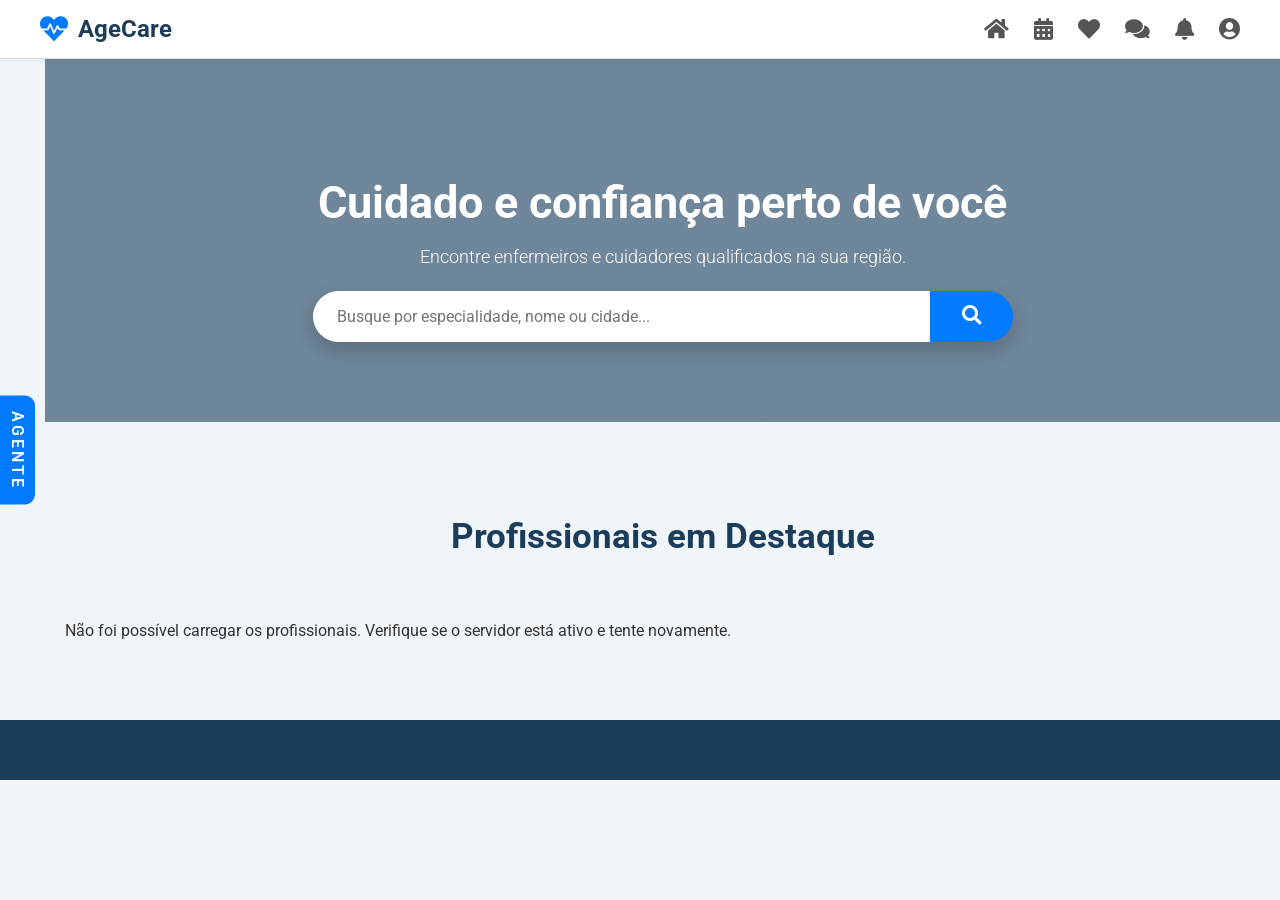
<file: Age_Care-main ATUALIZADO/Age_Care-main/src/main/resources/static/pages/index.html>
<!DOCTYPE html>
<html lang="pt-BR">
<head>
    <meta charset="UTF-8">
    <meta name="viewport" content="width=device-width, initial-scale=1.0">
    <title>AgeCare - Encontre Profissionais</title>
    <link rel="stylesheet" href="https://cdnjs.cloudflare.com/ajax/libs/font-awesome/5.15.4/css/all.min.css">
    <link href="https://fonts.googleapis.com/css2?family=Roboto:wght@400;500;700&display=swap" rel="stylesheet">
    <link rel="stylesheet" href="../assents/css/index.css">
</head>
<body>

<div class="agent-tab">AGENTE</div>

<header class="header">
    <div class="container header-content">
        <div class="logo-container">
            <i class="fas fa-heartbeat logo-icon"></i>
            <h1 class="logo-text">AgeCare</h1>
        </div>
        
        <nav class="nav">
            <ul>
                <li><a href="#" title="Início"><i class="fas fa-home"></i></a></li>
                <li><a href="./pages/Agendamento.html" title="Agendamentos"><i class="fas fa-calendar-alt"></i></a></li>
                <li><a href="#" title="Favoritos"><i class="fas fa-heart"></i></a></li>
                <li><a href="#" title="Mensagens"><i class="fas fa-comments"></i></a></li>
                <li><a href="#" title="Notificações"><i class="fas fa-bell"></i></a></li>
                <li class="profile-dropdown">
                    <button class="profile-btn" id="profileBtn">
                        <i class="fas fa-user-circle"></i>
                    </button>
                    <div class="dropdown-content" id="dropdownContent">
                        <a href="#"><i class="fas fa-user-edit"></i> Meu Perfil</a>
                        <a href="#"><i class="fas fa-cog"></i> Configurações</a>
                        <a href="#"><i class="fas fa-question-circle"></i> Ajuda & FAQ</a>
                        <div class="separator"></div>
                        <a href="#"><i class="fas fa-sign-out-alt"></i> Sair</a>
                    </div>
                </li>
            </ul>
        </nav>
    </div>
</header>

<main>
    <section class="search-hero">
        <div class="search-content">
            <h1>Cuidado e confiança perto de você</h1>
            <p>Encontre enfermeiros e cuidadores qualificados na sua região.</p>
            <div class="search-bar">
                <input type="text" id="searchInput" placeholder="Busque por especialidade, nome ou cidade...">
                <button type="submit"><i class="fas fa-search"></i></button>
            </div>
        </div>
    </section>

    <section class="listings-section">
        <h2 class="section-title">Profissionais em Destaque</h2>
        <div class="listings-grid" id="listingsGrid">
            <!-- Os cards dos profissionais serão inseridos aqui via JavaScript -->
        </div>
    </section>
</main>

<footer class="footer">
    <!-- Rodapé continua o mesmo -->
</footer>


<script src="../assents/js/index.js"></script>
</body>
</html>
</file>
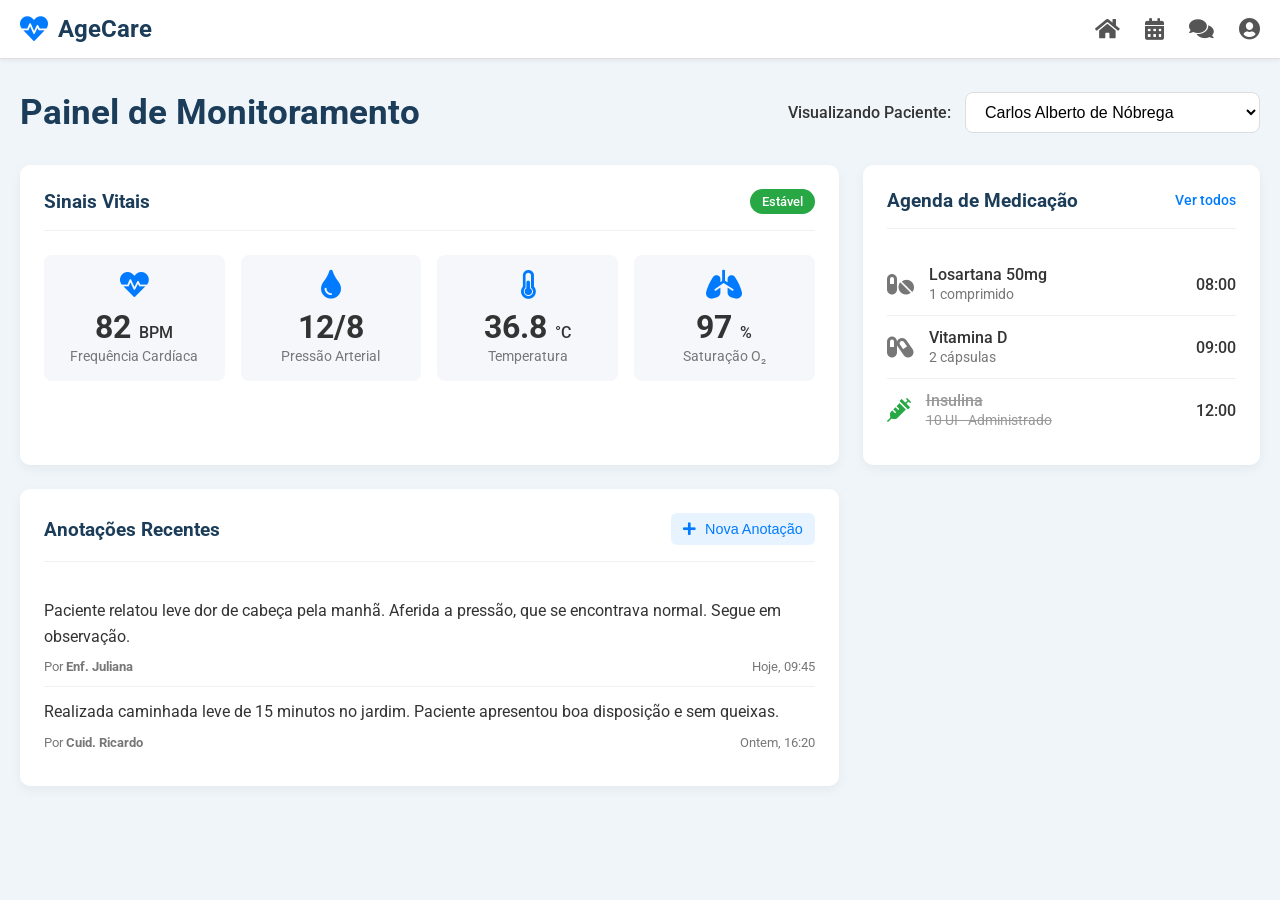
<file: Age_Care-main ATUALIZADO/Age_Care-main/src/main/resources/static/pages/Monitoramento.html>
<!DOCTYPE html>
<html lang="pt-BR">
<head>
  <meta charset="UTF-8">
  <meta name="viewport" content="width=device-width, initial-scale=1.0">
  <title>AgeCare - Monitoramento de Pacientes</title>
  <link rel="stylesheet" href="https://cdnjs.cloudflare.com/ajax/libs/font-awesome/5.15.4/css/all.min.css">
  <link href="https://fonts.googleapis.com/css2?family=Roboto:wght@400;500;700&display=swap" rel="stylesheet">
  <link rel="stylesheet" href="../assents/css/Monitoramento.css">
</head>
<body>

<header class="header">
  <div class="container header-content">
    <div class="logo-container">
      <i class="fas fa-heartbeat logo-icon"></i>
      <h1 class="logo-text">AgeCare</h1>
    </div>
    <nav class="nav">
      <ul>
        <li><a href="index.html" title="Início"><i class="fas fa-home"></i></a></li>
        <li><a href="Agendamento.html" title="Agendamentos"><i class="fas fa-calendar-alt"></i></a></li>
        <li><a href="chat.html" title="Mensagens"><i class="fas fa-comments"></i></a></li>
        <li><a href="#" title="Minha Conta"><i class="fas fa-user-circle"></i></a></li>
      </ul>
    </nav>
  </div>
</header>

<main class="dashboard-main">
  <div class="container">
    <div class="dashboard-header">
      <h1>Painel de Monitoramento</h1>
      <div class="patient-selector">
        <label for="patient-select">Visualizando Paciente:</label>
        <select id="patient-select">
          <option value="1" selected>Carlos Alberto de Nóbrega</option>
          <option value="2">Maria Joaquina de Amaral Pereira</option>
          <option value="3">José da Silva</option>
        </select>
      </div>
    </div>

    <div class="dashboard-grid">
      <div class="dashboard-card vitals-card">
        <div class="card-header">
          <h3>Sinais Vitais</h3>
          <span class="status-badge status-stable">Estável</span>
        </div>
        <div class="vitals-grid">
          <div class="vital-item">
            <i class="fas fa-heartbeat"></i>
            <span class="vital-value">82 <small>BPM</small></span>
            <span class="vital-label">Frequência Cardíaca</span>
          </div>
          <div class="vital-item">
            <i class="fas fa-tint"></i>
            <span class="vital-value">12/8</span>
            <span class="vital-label">Pressão Arterial</span>
          </div>
          <div class="vital-item">
            <i class="fas fa-thermometer-half"></i>
            <span class="vital-value">36.8 <small>°C</small></span>
            <span class="vital-label">Temperatura</span>
          </div>
          <div class="vital-item">
            <i class="fas fa-lungs"></i>
            <span class="vital-value">97 <small>%</small></span>
            <span class="vital-label">Saturação O₂</span>
          </div>
        </div>
      </div>

      <div class="dashboard-card">
        <div class="card-header">
          <h3>Agenda de Medicação</h3>
          <a href="#" class="view-all">Ver todos</a>
        </div>
        <ul class="medication-list">
          <li class="med-item">
            <div class="med-info">
              <i class="fas fa-pills"></i>
              <div>
                <span class="med-name">Losartana 50mg</span>
                <span class="med-dose">1 comprimido</span>
              </div>
            </div>
            <span class="med-time">08:00</span>
          </li>
          <li class="med-item">
            <div class="med-info">
              <i class="fas fa-capsules"></i>
              <div>
                <span class="med-name">Vitamina D</span>
                <span class="med-dose">2 cápsulas</span>
              </div>
            </div>
            <span class="med-time">09:00</span>
          </li>
          <li class="med-item completed">
            <div class="med-info">
              <i class="fas fa-syringe"></i>
              <div>
                <span class="med-name">Insulina</span>
                <span class="med-dose">10 UI - Administrado</span>
              </div>
            </div>
            <span class="med-time">12:00</span>
          </li>
        </ul>
      </div>

      <div class="dashboard-card notes-card">
        <div class="card-header">
          <h3>Anotações Recentes</h3>
          <button class="btn-add-note"><i class="fas fa-plus"></i> Nova Anotação</button>
        </div>
        <div class="notes-feed">
          <div class="note-item">
            <p class="note-content">Paciente relatou leve dor de cabeça pela manhã. Aferida a pressão, que se encontrava normal. Segue em observação.</p>
            <div class="note-meta">
              <span class="note-author">Por <strong>Enf. Juliana</strong></span>
              <span class="note-time">Hoje, 09:45</span>
            </div>
          </div>
          <div class="note-item">
            <p class="note-content">Realizada caminhada leve de 15 minutos no jardim. Paciente apresentou boa disposição e sem queixas.</p>
            <div class="note-meta">
              <span class="note-author">Por <strong>Cuid. Ricardo</strong></span>
              <span class="note-time">Ontem, 16:20</span>
            </div>
          </div>
        </div>
      </div>
    </div>
  </div>
</main>

</body>
</html>
</file>
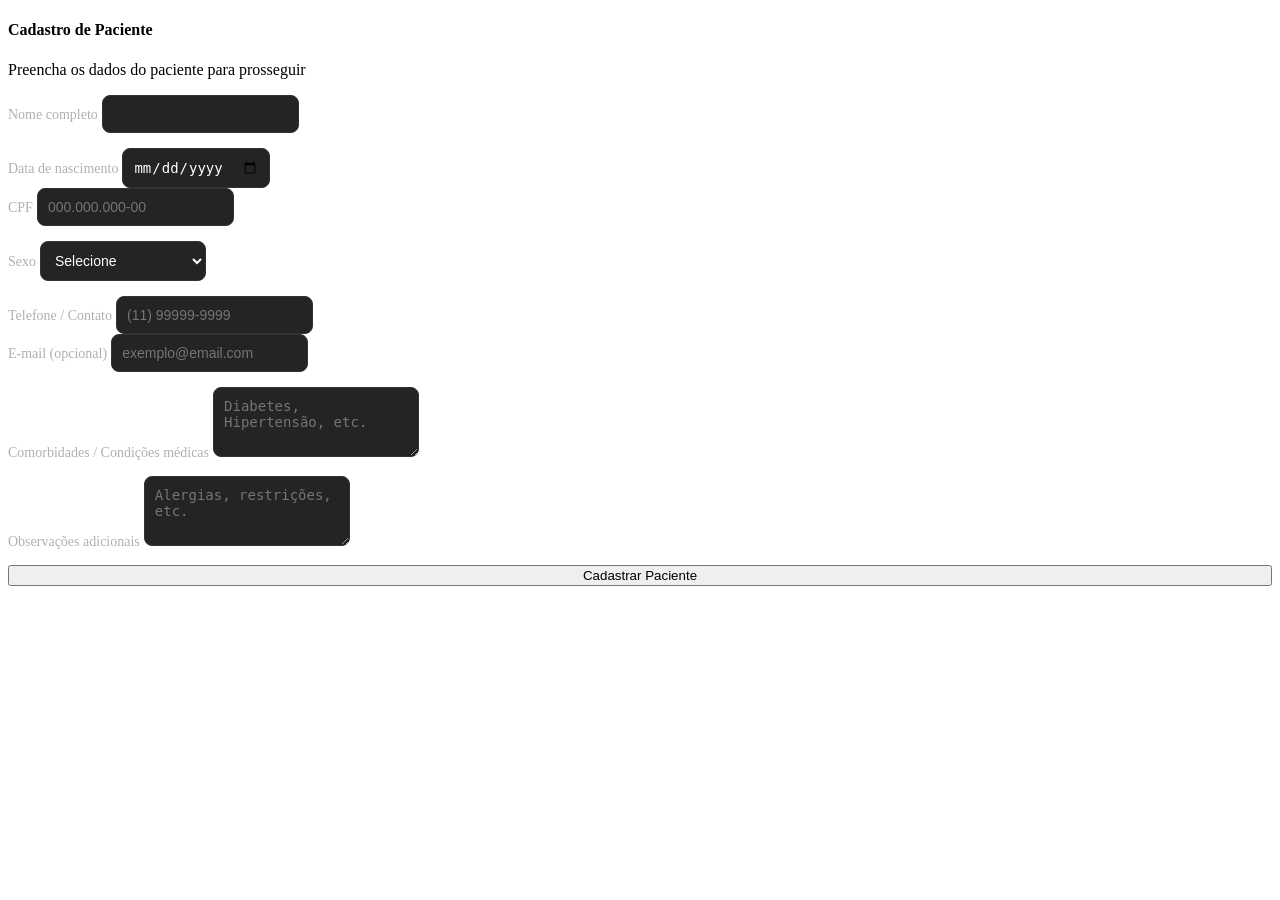
<file: Age_Care-main ATUALIZADO/Age_Care-main/src/main/resources/static/pages/RegistrarPaciente.html>
<!DOCTYPE html>
<html lang="pt-br">
<head>
  <meta charset="UTF-8">
  <meta name="viewport" content="width=device-width, initial-scale=1.0">
  <title>Age Care - Registro de Paciente</title>
  <link rel="stylesheet" href="../assents/css/RegistrarPaciente.css">
</head>
<body class="bg-light p-3">
<div class="container">
  <div class="row justify-content-center">
    <div class="col-lg-8 col-md-10">
      <div class="card shadow mt-5">
        <div class="card-body">
          <h4 class="card-title text-center mb-4">Cadastro de Paciente</h4>
          <p class="text-center text-muted mb-4">Preencha os dados do paciente para prosseguir</p>

          <form id="patientForm" onsubmit="cadastrarPaciente(event)">
            <div class="mb-3">
              <label class="form-label" for="idnome">Nome completo</label>
              <input type="text" class="form-control" id="idnome" name="nome" required>
            </div>

            <div class="row">
              <div class="col-md-6">
                <div class="mb-3">
                  <label class="form-label" for="iddatanascimento">Data de nascimento</label>
                  <input type="date" class="form-control" id="iddatanascimento" name="datanascimento" required>
                </div>
              </div>
              <div class="col-md-6">
                <div class="mb-3">
                  <label class="form-label" for="idcpf">CPF</label>
                  <input type="text" class="form-control" id="idcpf" name="cpf" maxlength="14" placeholder="000.000.000-00">
                </div>
              </div>
            </div>

            <div class="mb-3">
              <label class="form-label" for="idsexo">Sexo</label>
              <select class="form-control" id="idsexo" name="sexo" required>
                <option value="">Selecione</option>
                <option value="masculino">Masculino</option>
                <option value="feminino">Feminino</option>
                <option value="outro">Outro</option>
                <option value="prefiro">Prefiro não informar</option>
              </select>
            </div>

            <div class="row">
              <div class="col-md-6">
                <div class="mb-3">
                  <label class="form-label" for="idtelefone">Telefone / Contato</label>
                  <input type="tel" class="form-control" id="idtelefone" name="telefone" placeholder="(11) 99999-9999" required>
                </div>
              </div>
              <div class="col-md-6">
                <div class="mb-3">
                  <label class="form-label" for="idemail">E-mail (opcional)</label>
                  <input type="email" class="form-control" id="idemail" name="email" placeholder="exemplo@email.com">
                </div>
              </div>
            </div>

            <div class="mb-3">
              <label class="form-label" for="idcomorbidades">Comorbidades / Condições médicas</label>
              <textarea class="form-control" id="idcomorbidades" name="comorbidades" rows="3" placeholder="Diabetes, Hipertensão, etc."></textarea>
            </div>

            <div class="mb-3">
              <label class="form-label" for="idobservacoes">Observações adicionais</label>
              <textarea class="form-control" id="idobservacoes" name="observacoes" rows="3" placeholder="Alergias, restrições, etc."></textarea>
            </div>

            <button type="submit" class="btn btn-success w-100">Cadastrar Paciente</button>
          </form>
        </div>
      </div>
    </div>
  </div>
</div>

<script src="../assents/js/RegistrarPaciente.js"></script>
</body>
</html>
</file>
<file: Age_Care-main ATUALIZADO/Age_Care-main/src/main/resources/static/assents/css/index.css>
/* =================================
   BASE E ESTILO GLOBAL AGECARE
   ================================= */
body {
    font-family: 'Roboto', sans-serif;
    margin: 0;
    padding: 0;
    background-color: #f0f5fa;
    color: #333;
}

.container {
    max-width: 1200px; /* Aumentado para melhor visualização dos cards */
    margin: 0 auto;
    padding: 0 20px;
}

main {
    padding-left: 45px; /* Espaço para a aba lateral */
}

/* =================================
   HEADER UNIFICADO
   ================================= */
.header {
    background-color: #ffffff;
    border-bottom: 1px solid #ddd;
    padding: 15px 0;
    box-shadow: 0 2px 4px rgba(0, 0, 0, 0.05);
    position: sticky;
    top: 0;
    z-index: 1000;
}

.header-content {
    display: flex;
    justify-content: space-between;
    align-items: center;
}

.logo-container {
    display: flex;
    align-items: center;
    gap: 10px;
}

.logo-icon {
    font-size: 28px;
    color: #007bff;
}

.logo-text {
    font-size: 24px;
    font-weight: 700;
    color: #1c3d5a;
    margin: 0;
}

.nav ul {
    list-style: none;
    margin: 0;
    padding: 0;
    display: flex;
    align-items: center;
}

.nav ul li {
    margin-left: 25px;
}

.nav ul li a {
    text-decoration: none;
    color: #555;
    font-size: 22px;
    transition: color 0.3s ease;
}

.nav ul li a:hover {
    color: #007bff;
}

/* =================================
   DROPDOWN DO PERFIL
   ================================= */
.profile-dropdown {
    position: relative;
}

.profile-btn {
    background: none;
    border: none;
    cursor: pointer;
    font-size: 22px; /* Alinhado com outros ícones */
    color: #555;
    padding: 0;
    display: flex;
    align-items: center;
}

.profile-btn:hover {
    color: #007bff;
}

.dropdown-content {
    display: none;
    position: absolute;
    right: 0;
    top: 45px;
    background-color: #fff;
    min-width: 240px;
    box-shadow: 0px 8px 16px 0px rgba(0,0,0,0.2);
    border-radius: 8px;
    z-index: 1001;
    overflow: hidden;
}

.dropdown-content a {
    color: #333;
    padding: 12px 16px;
    text-decoration: none;
    display: flex;
    align-items: center;
    font-size: 0.95rem;
}

.dropdown-content a i {
    margin-right: 12px;
    width: 20px;
    color: #888;
}

.dropdown-content a:hover {
    background-color: #f1f1f1;
    color: #007bff;
}

.separator {
    height: 1px;
    background-color: #eee;
    margin: 5px 0;
}

.show {
    display: block;
}

/* =================================
   ELEMENTOS ESPECÍFICOS DA PÁGINA
   ================================= */

/* Aba Lateral "AGENTE" */
.agent-tab {
    position: fixed;
    left: 0;
    top: 50%;
    transform: translateY(-50%);
    background: #007bff;
    color: #fff;
    padding: 15px 8px;
    writing-mode: vertical-rl;
    text-orientation: mixed;
    border-radius: 0 10px 10px 0;
    font-weight: 600;
    letter-spacing: 3px;
    cursor: pointer;
    z-index: 1001;
    transition: background-color 0.3s;
}
.agent-tab:hover {
    background-color: #0056b3;
}

/* Seção de Busca (Hero) */
.search-hero {
    background: linear-gradient(rgba(25, 61, 90, 0.6), rgba(25, 61, 90, 0.6)), url('https://images.pexels.com/photos/4021775/pexels-photo-4021775.jpeg?auto=compress&cs=tinysrgb&w=1260&h=750&dpr=1') no-repeat center center/cover;
    text-align: center;
    padding: 5rem 1rem;
    color: #fff;
}

.search-hero h1 {
    font-size: 2.8rem;
    margin-bottom: 0.5rem;
}

.search-hero p {
    font-size: 1.1rem;
    font-weight: 300;
}

.search-bar {
    display: flex;
    max-width: 700px;
    margin: 1.5rem auto 0;
    border-radius: 50px;
    overflow: hidden;
    box-shadow: 0 8px 20px rgba(0,0,0,0.2);
}

.search-bar input {
    width: 100%;
    border: none;
    padding: 1rem 1.5rem;
    font-size: 1rem;
    font-family: 'Roboto', sans-serif;
}

.search-bar input:focus {
    outline: none;
}

.search-bar button {
    border: none;
    background-color: #007bff;
    color: #fff;
    padding: 0 2rem;
    cursor: pointer;
    font-size: 1.2rem;
    transition: background-color 0.3s;
}

.search-bar button:hover {
    background-color: #0056b3;
}

/* Seção de Listagem de Profissionais */
.listings-section {
    padding: 4rem 20px;
    background-color: transparent; /* Fundo já é o do body */
    box-shadow: none;
}

.section-title {
    text-align: center;
    font-size: 2.2rem;
    margin-bottom: 3rem;
    color: #1c3d5a;
}

.listings-grid {
    display: grid;
    grid-template-columns: repeat(auto-fit, minmax(320px, 1fr));
    gap: 2.5rem;
}

.card {
    background: #fff;
    border-radius: 15px;
    overflow: hidden;
    box-shadow: 0 4px 12px rgba(0, 0, 0, 0.08);
    transition: transform 0.3s ease, box-shadow 0.3s ease;
    display: flex;
    flex-direction: column;
}

.card:hover {
    transform: translateY(-10px);
    box-shadow: 0 8px 25px rgba(28, 61, 90, 0.12);
}

.card img {
    width: 100%;
    height: 250px;
    object-fit: cover;
    object-position: top;
}

.card-body {
    padding: 1.5rem;
    flex-grow: 1;
    display: flex;
    flex-direction: column;
}

.card-body h3 {
    margin-bottom: 0.25rem;
    font-size: 1.4rem;
    color: #1c3d5a;
}

.specialty {
    font-size: 1rem;
    color: #007bff;
    font-weight: 600;
    margin-bottom: 1rem;
}

.card-meta-info {
    font-size: 0.9rem;
    color: #777;
    margin-bottom: 1.5rem;
    display: flex;
    justify-content: space-between;
    align-items: center;
    flex-wrap: wrap;
    gap: 10px;
}

.location {
    color: #555;
}

.price {
    color: #28a745; /* Verde para preço */
    font-weight: 600;
}

.card-buttons {
    display: flex;
    gap: 1rem;
    margin-top: auto; /* Empurra os botões para o final */
}

.card-buttons button {
    width: 100%;
    padding: 0.75rem;
    border-radius: 8px;
    font-weight: 600;
    cursor: pointer;
    transition: all 0.3s;
    font-size: 0.95rem;
}

.btn-details {
    background-color: #fff;
    color: #007bff;
    border: 1px solid #007bff;
}

.btn-details:hover {
    background-color: #e7f3ff;
}

.btn-action {
    background-color: #007bff;
    color: #fff;
    border: 1px solid #007bff;
}

.btn-action:hover {
    background-color: #0056b3;
    border-color: #0056b3;
}


/* =================================
   FOOTER UNIFICADO
   ================================= */
.footer {
    background-color: #1c3d5a;
    color: #fff;
    padding: 30px 0;
    font-size: 14px;
}

.footer-content {
    display: flex;
    justify-content: space-between;
    flex-wrap: wrap;
    gap: 20px;
}

.security-info, .help-info {
    flex: 1 1 45%;
    min-width: 280px;
}

.footer h4 {
    font-size: 16px;
    color: #fff;
    margin-top: 0;
    margin-bottom: 10px;
    border-bottom: 1px solid #555;
    padding-bottom: 5px;
}

.footer p {
    margin-bottom: 10px;
    line-height: 1.6;
    color: #bbb;
}

.footer a {
    color: #6cace4;
    text-decoration: none;
}

.footer a:hover {
    text-decoration: underline;
}

.security-logos {
    display: flex;
    gap: 10px;
    margin-top: 15px;
}

.security-logos img {
    height: 30px;
    width: auto;
    background-color: #fff;
    padding: 5px;
    border-radius: 4px;
}

/* =================================
   AJUSTES RESPONSIVOS
   ================================= */
@media (max-width: 768px) {
    .header-content {
        flex-direction: column;
        gap: 15px;
    }

    main {
        padding-left: 0; /* Remove o padding em telas menores */
    }

    .agent-tab {
        display: none; /* Esconde a aba em telas menores */
    }

    .search-hero h1 {
        font-size: 2rem;
    }
}

@media (max-width: 480px) {
    .nav ul {
        justify-content: center;
        flex-wrap: wrap;
    }
    .nav ul li {
        margin: 5px 12px;
    }
    .search-bar {
        flex-direction: column;
        border-radius: 20px;
    }
    .search-bar input, .search-bar button {
        border-radius: 0;
    }
    .search-bar input {
        border-radius: 20px 20px 0 0;
    }
     .search-bar button {
        border-radius: 0 0 20px 20px;
        padding: 0.8rem;
    }
}
</file>
<file: Age_Care-main ATUALIZADO/Age_Care-main/src/main/resources/static/assents/css/Monitoramento.css>
/* =================================
   BASE E ESTILO GLOBAL AGECARE
   ================================= */
body {
    font-family: 'Roboto', sans-serif;
    margin: 0;
    padding: 0;
    background-color: #f0f5fa;
    color: #333;
}

.container {
    max-width: 1300px;
    margin: 0 auto;
    padding: 0 20px;
}

/* =================================
   HEADER UNIFICADO
   ================================= */
.header {
    background-color: #ffffff;
    border-bottom: 1px solid #ddd;
    padding: 15px 0;
    box-shadow: 0 2px 4px rgba(0, 0, 0, 0.05);
}

.header-content { display: flex; justify-content: space-between; align-items: center; }
.logo-container { display: flex; align-items: center; gap: 10px; }
.logo-icon { font-size: 28px; color: #007bff; }
.logo-text { font-size: 24px; font-weight: 700; color: #1c3d5a; margin: 0; }
.nav ul { list-style: none; margin: 0; padding: 0; display: flex; align-items: center; }
.nav ul li { margin-left: 25px; }
.nav ul li a { text-decoration: none; color: #555; font-size: 22px; transition: color 0.3s ease; }
.nav ul li a:hover { color: #007bff; }

/* =================================
   ESTILOS DO DASHBOARD
   ================================= */
.dashboard-main {
    padding: 2rem 0;
}

.dashboard-header {
    display: flex;
    justify-content: space-between;
    align-items: center;
    margin-bottom: 2rem;
    flex-wrap: wrap;
    gap: 1rem;
}

.dashboard-header h1 {
    color: #1c3d5a;
    font-size: 2.2rem;
    margin: 0;
}

.patient-selector label {
    font-weight: 500;
    margin-right: 10px;
}

.patient-selector select {
    padding: 10px 15px;
    border-radius: 8px;
    border: 1px solid #ddd;
    font-size: 1rem;
    background-color: #fff;
}

.dashboard-grid {
    display: grid;
    grid-template-columns: repeat(auto-fit, minmax(350px, 1fr));
    grid-auto-flow: dense;
    gap: 1.5rem;
}

.dashboard-card {
    background-color: #fff;
    border-radius: 10px;
    padding: 1.5rem;
    box-shadow: 0 4px 12px rgba(0,0,0,0.05);
    display: flex;
    flex-direction: column;
}

/* Estilos específicos para cards maiores */
.vitals-card {
    grid-column: span 2; /* Faz o card de vitais ocupar 2 colunas */
}
.notes-card {
    grid-column: span 2; /* Faz o card de anotações ocupar 2 colunas */
}

.card-header {
    display: flex;
    justify-content: space-between;
    align-items: center;
    margin-bottom: 1.5rem;
    border-bottom: 1px solid #f0f0f0;
    padding-bottom: 1rem;
}

.card-header h3 {
    margin: 0;
    font-size: 1.2rem;
    color: #1c3d5a;
}

.view-all, .btn-add-note {
    font-size: 0.9rem;
    font-weight: 500;
    text-decoration: none;
    color: #007bff;
    background: none;
    border: none;
    cursor: pointer;
}
.btn-add-note {
    background-color: #e7f3ff;
    padding: 8px 12px;
    border-radius: 6px;
}
.btn-add-note i { margin-right: 5px; }

/* Card de Sinais Vitais */
.vitals-grid {
    display: grid;
    grid-template-columns: repeat(4, 1fr);
    gap: 1rem;
    text-align: center;
}

.vital-item {
    padding: 1rem;
    border-radius: 8px;
    background-color: #f5f7fa;
}

.vital-item i {
    font-size: 1.8rem;
    color: #007bff;
    margin-bottom: 0.5rem;
}

.vital-value {
    display: block;
    font-size: 2rem;
    font-weight: 700;
    color: #333;
}
.vital-value small { font-size: 1rem; font-weight: 500; }
.vital-label { font-size: 0.85rem; color: #777; }

.status-badge {
    padding: 5px 12px;
    border-radius: 20px;
    font-size: 0.8rem;
    font-weight: 500;
    color: #fff;
}
.status-stable { background-color: #28a745; }
.status-attention { background-color: #ffc107; color: #333; }
.status-alert { background-color: #dc3545; }

/* Card de Medicação */
.medication-list {
    list-style: none;
    padding: 0;
    margin: 0;
    flex-grow: 1;
}

.med-item {
    display: flex;
    justify-content: space-between;
    align-items: center;
    padding: 12px 0;
    border-bottom: 1px solid #f0f0f0;
}
.med-item:last-child { border-bottom: none; }

.med-info { display: flex; align-items: center; gap: 15px; }
.med-info i { font-size: 1.5rem; color: #777; }
.med-name { display: block; font-weight: 500; }
.med-dose { font-size: 0.9rem; color: #777; }
.med-time { font-weight: 500; color: #333; }
.med-item.completed .med-name, .med-item.completed .med-dose {
    text-decoration: line-through;
    color: #999;
}
.med-item.completed i { color: #28a745; }

/* Card de Anotações */
.notes-feed { flex-grow: 1; }
.note-item {
    padding: 12px 0;
    border-bottom: 1px solid #f0f0f0;
}
.note-item:last-child { border-bottom: none; }
.note-content { margin: 0 0 10px 0; line-height: 1.6; }
.note-meta { display: flex; justify-content: space-between; font-size: 0.8rem; color: #777; }

/* Responsividade */
@media (max-width: 1200px) {
    .vitals-card, .notes-card {
        grid-column: span 1; /* Cards ocupam 1 coluna em telas menores */
    }
}
@media (max-width: 768px) {
    .dashboard-grid {
        grid-template-columns: 1fr; /* Uma coluna para todos os cards */
    }
    .vitals-grid {
        grid-template-columns: repeat(2, 1fr); /* 2 vitais por linha */
    }
}
</file>
<file: Age_Care-main ATUALIZADO/Age_Care-main/src/main/resources/static/assents/css/RegistrarPaciente.css>
form {
    display: flex;
    flex-direction: column;
    gap: 15px;
}

.input-group {
    display: flex;
    flex-direction: column;
    gap: 5px;
}

.input-row {
    display: flex;
    gap: 15px;
    flex-wrap: wrap;
}

.input-row .input-group {
    flex: 1;
    min-width: 150px;
}

label {
    font-size: 14px;
    color: #b0b0b0;
}

input, select, textarea {
    background-color: #242424;
    border: 1px solid #333;
    border-radius: 8px;
    padding: 10px;
    color: white;
    font-size: 14px;
}

input:focus, select:focus, textarea:focus {
    border-color: #007BFF;
    outline: none;
}

textarea {
    resize: vertical;
}
</file>
